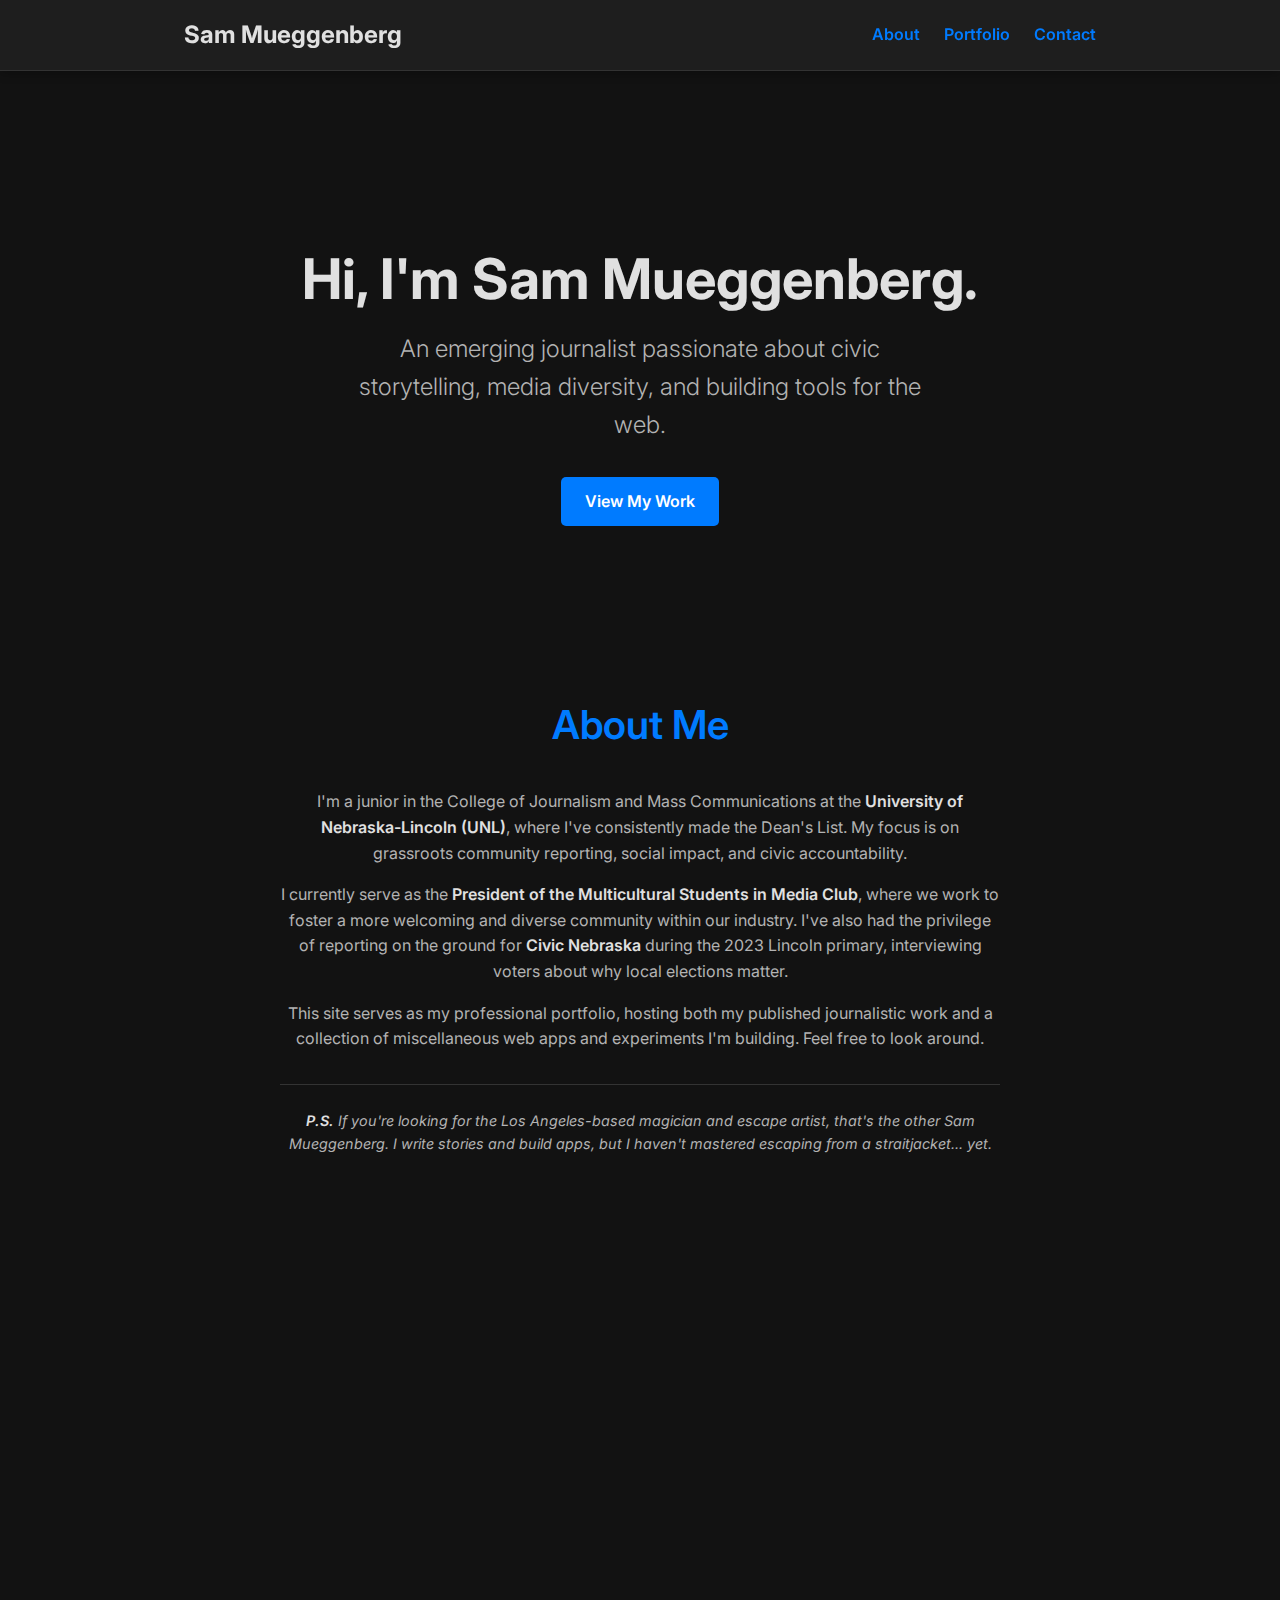
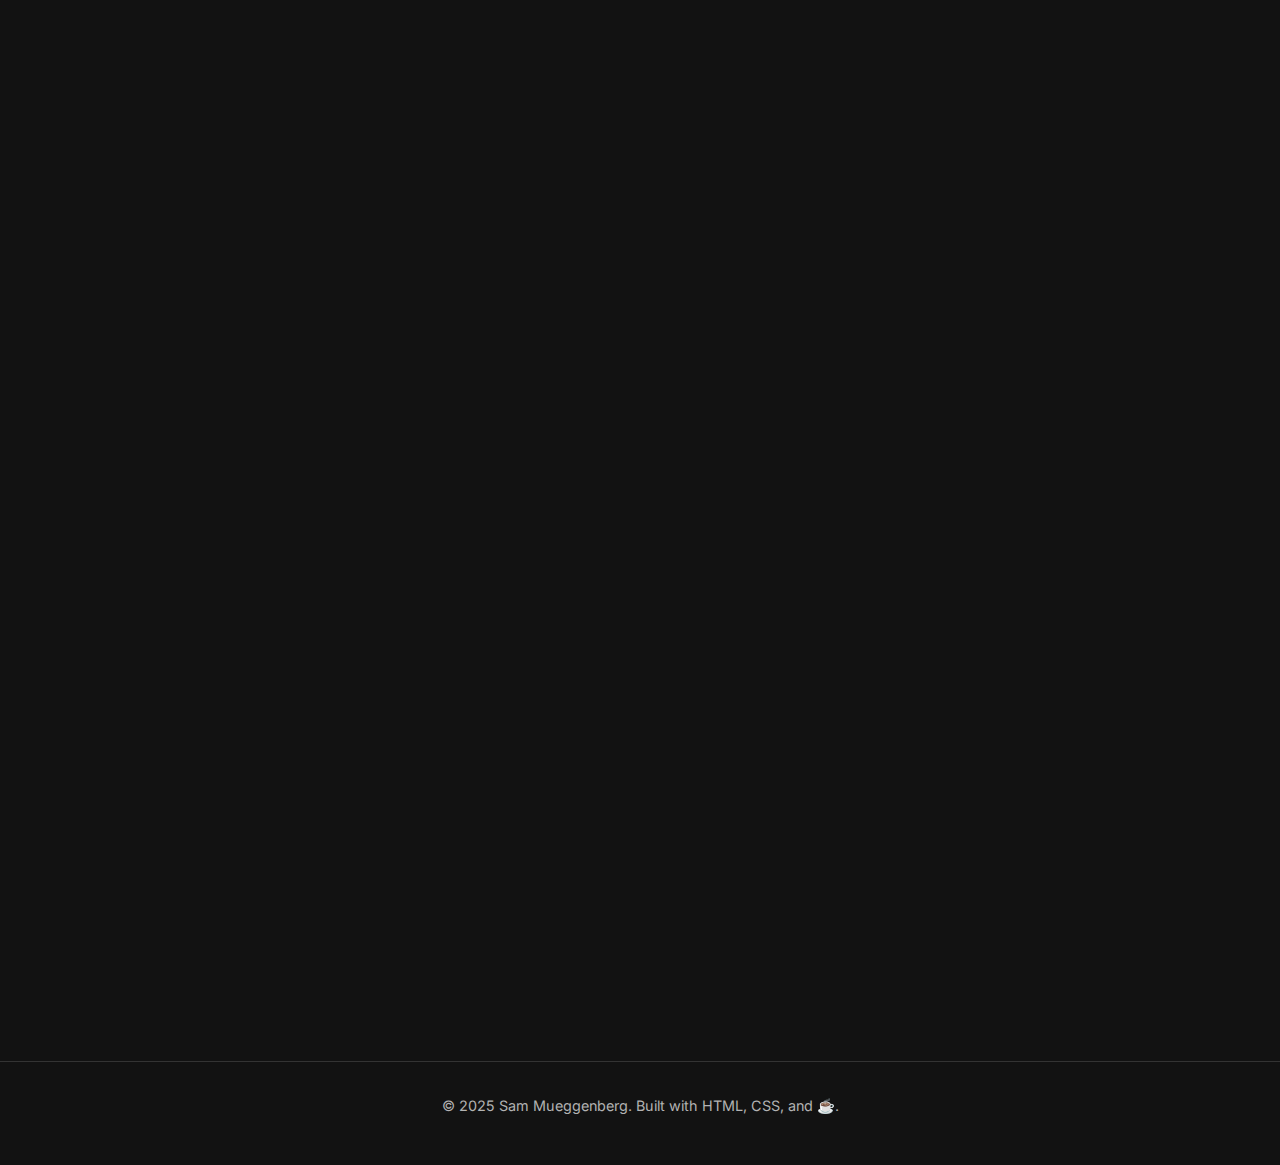
<file: index.html>
<!DOCTYPE html>
<html lang="en">
<head>
    <meta charset="UTF-8">
    <meta name="viewport" content="width=device-width, initial-scale=1.0">
    <title>Sam Mueggenberg - Journalist & Developer</title>
    
    <link rel="preconnect" href="https://fonts.googleapis.com">
    <link rel="preconnect" href="https://fonts.gstatic.com" crossorigin>
    <link href="https://fonts.googleapis.com/css2?family=Inter:wght@300;400;600;700&display=swap" rel="stylesheet">
    
    <link rel="stylesheet" href="https://cdnjs.cloudflare.com/ajax/libs/font-awesome/6.5.2/css/all.min.css">
    
    <link rel="stylesheet" href="style.css">
</head>
<body>

    <header>
        <nav class="container">
            <div class="logo">Sam Mueggenberg</div>
            <ul class="nav-links">
                <li><a href="#about">About</a></li>
                <li><a href="#portfolio">Portfolio</a></li>
                <li><a href="#contact">Contact</a></li>
            </ul>
        </nav>
    </header>

    <main>
        <section id="hero" class="container">
            <div class="hero-content">
                <h1 class="hero-title">Hi, I'm Sam Mueggenberg.</h1>
                <p class="hero-subtitle">An emerging journalist passionate about civic storytelling, media diversity, and building tools for the web.</p>
                <a href="#portfolio" class="cta-button">View My Work</a>
            </div>
        </section>

        <section id="about" class="container fade-in">
            <h2>About Me</h2>
            <p>I'm a junior in the College of Journalism and Mass Communications at the <strong>University of Nebraska-Lincoln (UNL)</strong>, where I've consistently made the Dean's List. My focus is on grassroots community reporting, social impact, and civic accountability.</p>
            <p>I currently serve as the <strong>President of the Multicultural Students in Media Club</strong>, where we work to foster a more welcoming and diverse community within our industry. I've also had the privilege of reporting on the ground for <strong>Civic Nebraska</strong> during the 2023 Lincoln primary, interviewing voters about why local elections matter.</p>
            <p>This site serves as my professional portfolio, hosting both my published journalistic work and a collection of miscellaneous web apps and experiments I'm building. Feel free to look around.</p>
            <p class="fun-fact"><strong>P.S.</strong> If you're looking for the Los Angeles-based magician and escape artist, that's the <em>other</em> Sam Mueggenberg. I write stories and build apps, but I haven't mastered escaping from a straitjacket... yet.</p>
        </section>

        <section id="portfolio" class="container fade-in">
            <h2>Portfolio & Projects</h2>
            
            <h3 class="projects-subheader">Featured Journalism</h3>
            <div class="project-grid">
                
                <div class="project-card">
                    <h3>Investigative Feature: Myocarditis in Student-Athletes</h3>
                    <p>An in-depth report on a former UNL athlete's diagnosis with myocarditis post-COVID-19, balancing a sensitive personal narrative with public health data.</p>
                    <a href="[..._URL_TO_ARTICLE_...]" class="project-link" target="_blank">
                        Read Story <i class="fa-solid fa-arrow-right"></i>
                    </a>
                </div>

                <div class="project-card">
                    <h3>Civic Reporting: 'Juneteenth is bigger than Black and White'</h3>
                    <p>A WJAG-AM feature exploring the cultural, historical, and civic importance of the Juneteenth holiday in Nebraska.</p>
                    <a href="[..._URL_TO_ARTICLE_...]" class="project-link" target="_blank">
                        Read Story <i class="fa-solid fa-arrow-right"></i>
                    </a>
                </div>

                <div class="project-card">
                    <h3>Community Profile: Bright Horizons</h3>
                    <p>A feature on the Bright Horizons organization, detailing their critical work to provide the first steps toward safety and stability for vulnerable populations.</p>
                    <a href="[..._URL_TO_ARTICLE_...]" class="project-link" target="_blank">
                        Read Story <i class="fa-solid fa-arrow-right"></i>
                    </a>
                </div>
                
                <div class="project-card">
                    <h3>Community Reporting: 'Public transportation is for everybody'</h3>
                    <p>A piece for the Norfolk Daily News examining the role and accessibility of public transportation in the community.</p>
                    <a href="[..._URL_TO_ARTICLE_...]" class="project-link" target="_blank">
                        Read Story <i class="fa-solid fa-arrow-right"></i>
                    </a>
                </div>

            </div>
            
            <h3 class="projects-subheader">Web Apps & Experiments</h3>
            <div class="project-grid">
                
                <div class="project-card">
                    <h3>[Your Web App Title]</h3>
                    <p>[A short description of your web app. What does it do? What problem does it solve? What tech did you use?]</p>
                    <a href="[..._URL_TO_APP_...]" class="project-link" target="_blank">
                        View App <i class="fa-solid fa-arrow-right"></i>
                    </a>
                </div>

                <div class="project-card">
                    <h3>[Another App Title]</h3>
                    <p>[A short description of your web app. What does it do? What problem does it solve? What tech did you use?]</p>
                    <a href="[..._URL_TO_APP_...]" class="project-link" target="_blank">
                        View App <i class="fa-solid fa-arrow-right"></i>
                    </a>
                </div>
                
                </div>
        </section>

        <section id="contact" class="container fade-in">
            <h2>Get In Touch</h2>
            <p>You can find me on these platforms or send me an email.</p>
            <div class="social-links">
                <a href="https://github.com/samthereporter/samthereporter.github.io" aria-label="GitHub" target="_blank" title="GitHub"><i class="fa-brands fa-github"></i></a>
                <a href="[..._YOUR_LINKEDIN_URL_...]" aria-label="LinkedIn" target="_blank" title="LinkedIn"><i class="fa-brands fa-linkedin"></i></a>
                <a href="[..._YOUR_MUCK_RACK_OR_PORTFOLIO_URL_...]" aria-label="Journalism Portfolio" target="_blank" title="Journalism Portfolio"><i class="fa-solid fa-newspaper"></i></a>
                <a href="mailto:[..._YOUR_EMAIL_...]" aria-label="Email" title="Email"><i class="fa-solid fa-envelope"></i></a>
            </div>
        </section>
    </main>

    <footer>
        <div class="container">
            <p>&copy; 2025 Sam Mueggenberg. Built with HTML, CSS, and ☕.</p>
        </div>
    </footer>

    <script src="script.js"></script>
</body>
</html>
</file>
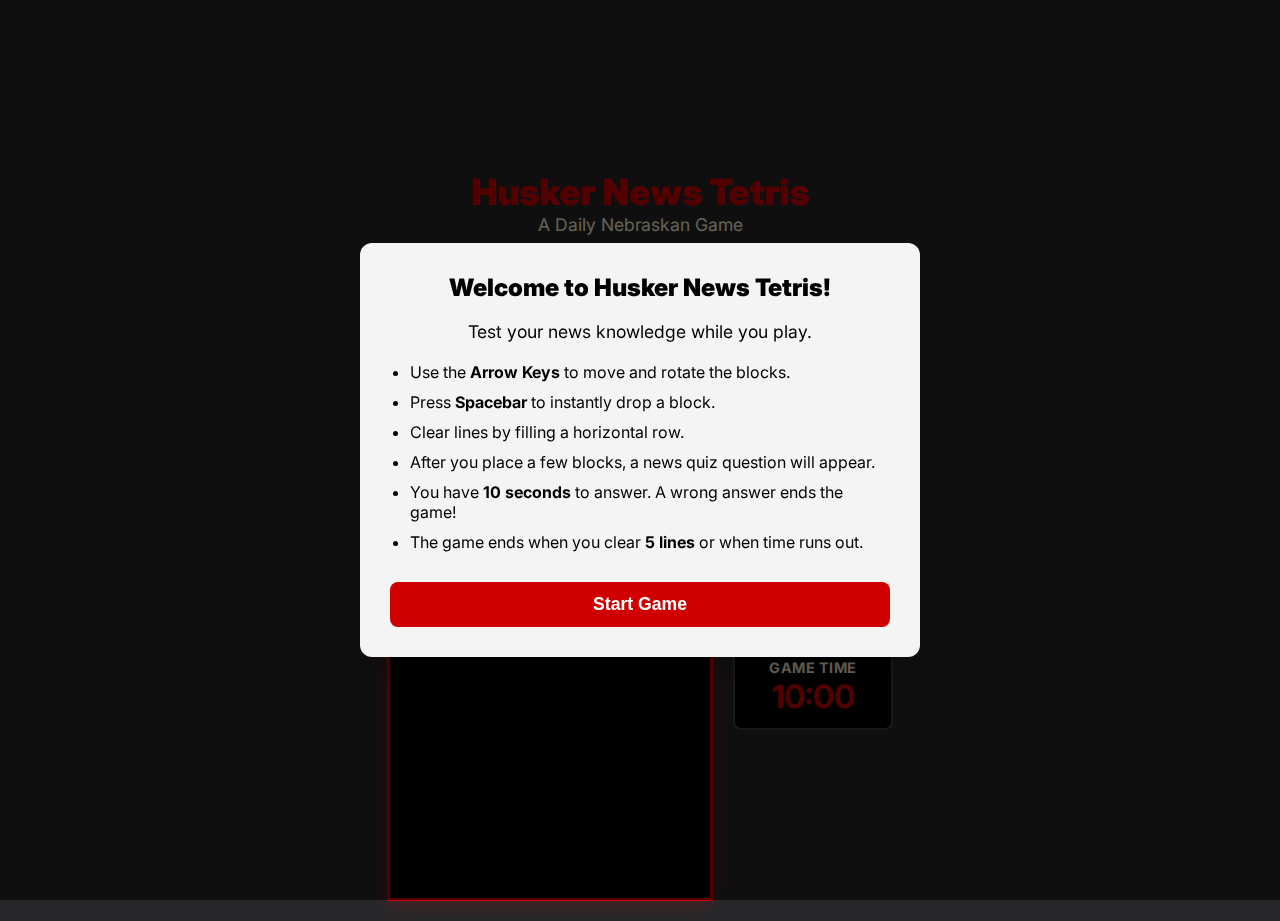
<file: DN-Tetris/index.html>
<!DOCTYPE html>
<html lang="en">
<head>
    <meta charset="UTF-8">
    <meta name="viewport" content="width=device-width, initial-scale=1.0">
    <title>Daily Nebraskan - Husker News Tetris</title>
    <link rel="preconnect" href="https://fonts.googleapis.com">
    <link rel="preconnect" href="https://fonts.gstatic.com" crossorigin>
    <link href="https://fonts.googleapis.com/css2?family=Inter:wght@400;700;900&display=swap" rel="stylesheet">
    <link rel="stylesheet" href="style.css">
</head>
<body>
    
    <!-- Canvas for the confetti effect. Sits on top of everything. -->
    <canvas id="confetti-canvas"></canvas>

    <div class="container">
        <header>
            <h1>Husker News Tetris</h1>
            <h2>A Daily Nebraskan Game</h2>
        </header>
        
        <main>
            <!-- Game board is now larger: 320x640 -->
            <canvas id="tetris" width="320" height="640"></canvas>
            
            <div id="info-panel">
                <h4>Next Piece</h4>
                <!-- Next piece canvas is also larger: 160x128 -->
                <canvas id="next-piece" width="160" height="128"></canvas>

                <div class="stat-card">
                    <h4>Score</h4>
                    <span id="score">0</span>
                </div>
                
                <div class="stat-card">
                    <h4>Lines</h4>
                    <span id="lines">0</span>
                </div>

                <div class="stat-card timer">
                    <h4>Game Time</h4>
                    <span id="game-timer">10:00</span>
                </div>
            </div>
        </main>
        
        <!-- "Go Big Red" is now a non-modal message below the game -->
        <h1 id="gbr-message" class="hidden">📣 GO BIG RED 📢</h1>
    </div>

    <!-- Modal for Instructions -->
    <div id="instructions-modal" class="modal">
        <div class="modal-content">
            <h2>Welcome to Husker News Tetris!</h2>
            <p>Test your news knowledge while you play.</p>
            <ul>
                <li>Use the <strong>Arrow Keys</strong> to move and rotate the blocks.</li>
                <li>Press <strong>Spacebar</strong> to instantly drop a block.</li>
                <li>Clear lines by filling a horizontal row.</li>
                <li>After you place a few blocks, a news quiz question will appear.</li>
                <li>You have <strong>10 seconds</strong> to answer. A wrong answer ends the game!</li>
                <li>The game ends when you clear <strong>5 lines</strong> or when time runs out.</li>
            </ul>
            <button id="start-button">Start Game</button>
        </div>
    </div>

    <!-- Modal for Quiz Questions -->
    <div id="quiz-modal" class="modal hidden">
        <div class="modal-content">
            <div id="question-timer-bar"></div>
            <h3 id="question-text">Question goes here...</h3>
            <div id="answer-options">
                <!-- Buttons will be generated by JavaScript -->
            </div>
        </div>
    </div>
    
    <!-- NOTE: The "Go Big Red" modal has been removed -->

    <!-- Modal for Game Over -->
    <div id="game-over-modal" class="modal hidden">
        <div class="modal-content">
            <h2 id="game-over-title">Game Over</h2>
            <p id="game-over-message">Your final score: <span id="final-score">0</span></p>
            <button id="restart-button">Play Again</button>
            <!-- New "Share" button -->
            <button id="share-button">Share Your Score</button>
        </div>
    </div>

    <!-- We're now on v8 to bust the cache -->
    <script src="script.js?v=8"></script> 
</body>
</html>
</file>
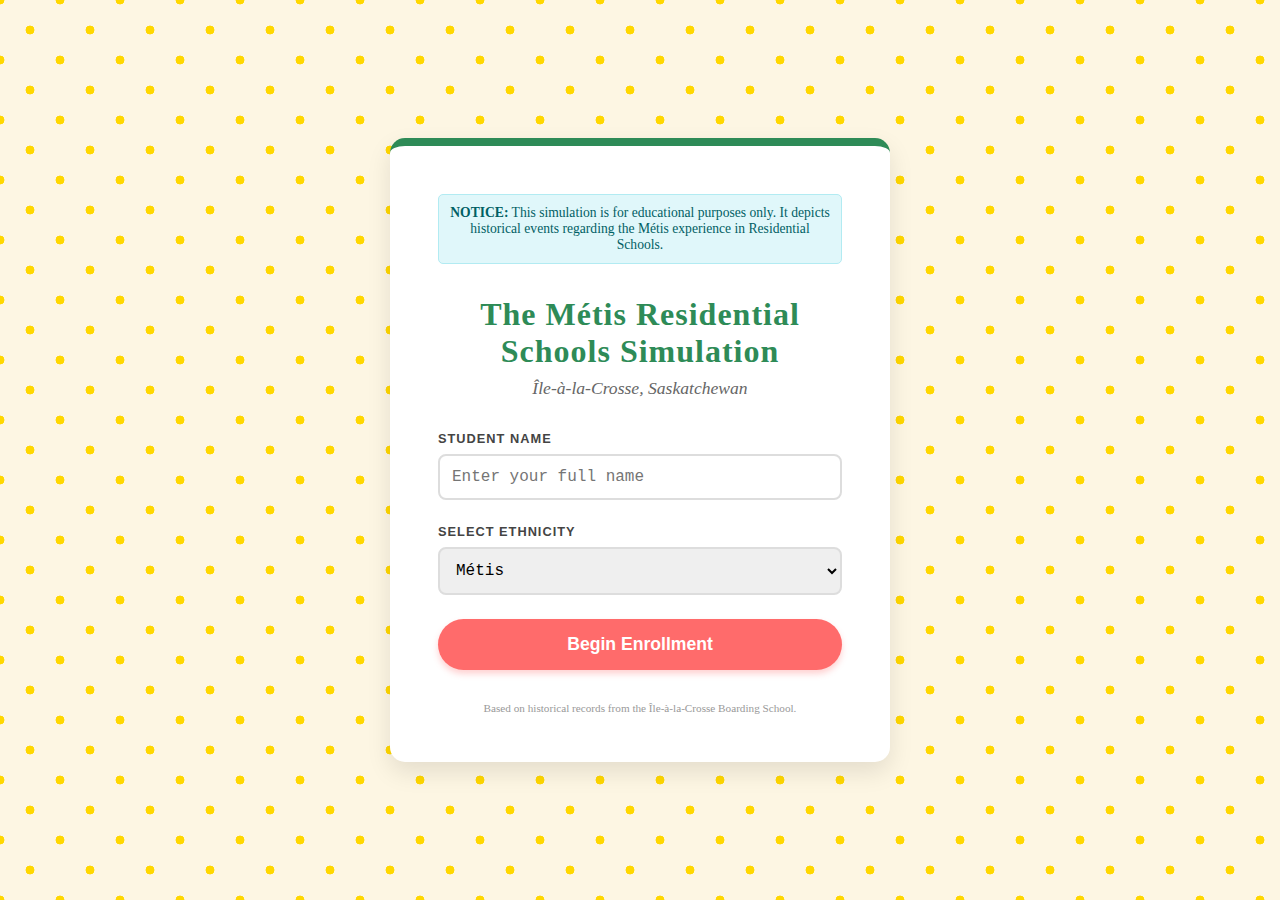
<file: Metis/index.html>
<!DOCTYPE html>
<html lang="en">
<head>
    <meta charset="UTF-8">
    <meta name="viewport" content="width=device-width, initial-scale=1.0">
    <title>The Metis Residential Schools Simulation</title>
    <style>
        /* RESET & BASE STYLES */
        * {
            box-sizing: border-box;
            margin: 0;
            padding: 0;
        }

        body {
            /* BRIGHT & FLAVORFUL: A sunny, welcoming background to contrast the dark content */
            background-color: #FDF6E3; /* Warm cream/yellow tone */
            background-image: radial-gradient(#FFD700 10%, transparent 11%), radial-gradient(#FFD700 10%, transparent 11%);
            background-size: 60px 60px;
            background-position: 0 0, 30px 30px;
            font-family: 'Georgia', serif; /* Slightly academic/formal but readable */
            height: 100vh;
            display: flex;
            justify-content: center;
            align-items: center;
            color: #333;
        }

        /* MAIN CONTAINER */
        .container {
            background: #FFFFFF;
            padding: 3rem;
            border-radius: 15px;
            box-shadow: 0 10px 25px rgba(0,0,0,0.1); /* Soft shadow for depth */
            text-align: center;
            max-width: 500px;
            width: 90%;
            border-top: 8px solid #2E8B57; /* "School Green" accent */
        }

        /* TYPOGRAPHY */
        h1 {
            color: #2E8B57;
            font-size: 2rem;
            margin-bottom: 0.5rem;
            letter-spacing: 1px;
        }

        .subtitle {
            font-size: 1.1rem;
            color: #666;
            margin-bottom: 2rem;
            font-style: italic;
        }

        .notice-box {
            background-color: #E0F7FA;
            border: 1px solid #B2EBF2;
            color: #006064;
            padding: 10px;
            font-size: 0.85rem;
            border-radius: 5px;
            margin-bottom: 2rem;
        }

        /* FORM ELEMENTS */
        .form-group {
            margin-bottom: 1.5rem;
            text-align: left;
        }

        label {
            display: block;
            margin-bottom: 0.5rem;
            font-weight: bold;
            color: #444;
            font-family: sans-serif;
            text-transform: uppercase;
            font-size: 0.8rem;
            letter-spacing: 1px;
        }

        input[type="text"], select {
            width: 100%;
            padding: 12px;
            border: 2px solid #ddd;
            border-radius: 8px;
            font-size: 1rem;
            font-family: 'Courier New', monospace; /* Typewriter feel for the input */
            transition: border-color 0.3s;
        }

        input[type="text"]:focus, select:focus {
            outline: none;
            border-color: #2E8B57;
        }

        /* THE SUBMIT BUTTON */
        button {
            background-color: #FF6B6B; /* Bright Coral/Red for action */
            color: white;
            border: none;
            padding: 15px 30px;
            font-size: 1.1rem;
            font-weight: bold;
            border-radius: 50px; /* Pill shape */
            cursor: pointer;
            transition: transform 0.2s, background-color 0.2s;
            width: 100%;
            box-shadow: 0 4px 6px rgba(255, 107, 107, 0.3);
        }

        button:hover {
            background-color: #EE5253;
            transform: translateY(-2px);
        }

        /* FOOTER */
        .footer {
            margin-top: 2rem;
            font-size: 0.7rem;
            color: #999;
        }
    </style>
</head>
<body>

    <div class="container">
        <div class="notice-box">
            <strong>NOTICE:</strong> This simulation is for educational purposes only. It depicts historical events regarding the Métis experience in Residential Schools.
        </div>

        <h1>The Métis Residential<br>Schools Simulation</h1>
        <p class="subtitle">Île-à-la-Crosse, Saskatchewan</p>

        <form id="startForm">
            <div class="form-group">
                <label for="studentName">Student Name</label>
                <input type="text" id="studentName" placeholder="Enter your full name" required autocomplete="off">
            </div>

            <div class="form-group">
                <label for="ethnicity">Select Ethnicity</label>
                <select id="ethnicity" required>
                    <option value="Metis">Métis</option>
                </select>
            </div>

            <button type="submit">Begin Enrollment</button>
        </form>

        <div class="footer">
            Based on historical records from the Île-à-la-Crosse Boarding School.
        </div>
    </div>

    <script>
        // Simple script to handle the start of the game
        document.getElementById('startForm').addEventListener('submit', function(e) {
            e.preventDefault();
            
            // Get the name
            const name = document.getElementById('studentName').value;
            
            // Save name to LocalStorage so we can use it in the next page
            localStorage.setItem('playerName', name);
            
            // For now, alert the user. 
            // LATER: We will change this line to redirect to the actual game page (e.g., window.location.href = 'game.html')
            alert("Welcome to the school, " + name + ". Your journey begins now.");
        });
    </script>

</body>
</html>
</file>
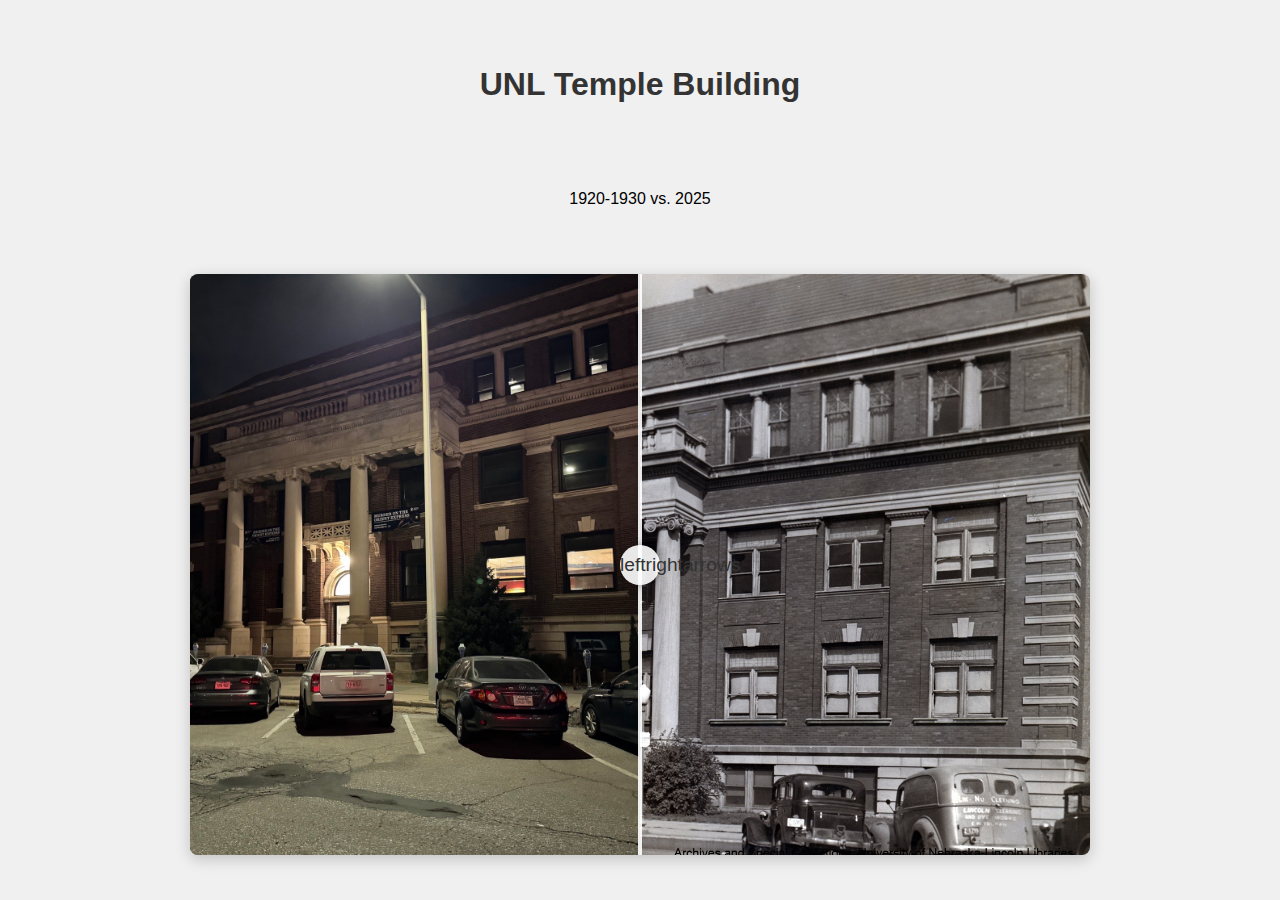
<file: Slider/index.html>
<!DOCTYPE html>
<html lang="en">
<head>
    <meta charset="UTF-8">
    <meta name="viewport" content="width=device-width, initial-scale=1.0">
    <title>UNL Temple Building: Then & Now</title>
    <style>
        /* Basic page styling */
        body {
            font-family: -apple-system, BlinkMacSystemFont, "Segoe UI", Roboto, Helvetica, Arial, sans-serif;
            background-color: #f0f0f0;
            display: grid;
            place-items: center;
            min-height: 100vh;
            margin: 0;
            padding: 20px;
            box-sizing: border-box;
        }

        h1 {
            color: #333;
            text-align: center;
        }

        /* The main comparison container */
        .comparison-container {
            position: relative; /* Establishes a positioning context for children */
            width: 90vw;
            max-width: 900px;
            overflow: hidden; /* Clips the images */
            border-radius: 8px;
            box-shadow: 0 4px 15px rgba(0,0,0,0.2);
            
            /* Set aspect ratio based on the original image to prevent layout shift */
            /* You might need to adjust this if your images have a different ratio */
            aspect-ratio: 1000 / 646; 
        }

        /* Container for the "top" image (modern photo) */
        .image-top {
            position: absolute;
            top: 0;
            left: 0;
            height: 100%;
            width: 50%; /* Initial position - 50% visible */
            overflow: hidden; /* The magic: clips the image inside */
            z-index: 2;
        }

        /* Container for the "bottom" image (historical photo) */
        .image-bottom {
            position: absolute;
            top: 0;
            left: 0;
            height: 100%;
            width: 100%;
            z-index: 1;
        }

        /* Styling for BOTH images */
        .comparison-container img {
            display: block;
            width: 100%;
            height: 100%;
            
            /* * 'object-fit: cover' forces the image to fill the container,
             * cropping if necessary. This is key to making sure both
             * images align, even if their aspect ratios are slightly different.
            */
            object-fit: cover;
            object-position: center; 
            
            /* Prevents users from dragging the image itself */
            user-select: none;
            pointer-events: none;
        }

        /* The slider handle (the vertical line) */
        .slider-handle {
            position: absolute;
            top: 0;
            bottom: 0;
            left: 50%; /* Initial position */
            width: 4px;
            background-color: rgba(255, 255, 255, 0.9);
            cursor: ew-resize; /* East-West resize cursor */
            z-index: 3;
            
            /* Center the 4px line on the 50% mark */
            transform: translateX(-50%); 
        }

        /* The circular grabber icon on the handle */
        .slider-handle::after {
            content: 'leftrightarrows';
            position: absolute;
            top: 50%;
            left: 50%;
            transform: translate(-50%, -50%);
            background-color: rgba(255, 255, 255, 0.9);
            color: #333;
            border-radius: 50%;
            width: 40px;
            height: 40px;
            display: grid;
            place-items: center;
            font-size: 1.2rem;
            box-shadow: 0 0 10px rgba(0,0,0,0.4);
        }
    </style>
</head>
<body>

    <h1>UNL Temple Building</h1>
    <p>1920-1930 vs. 2025</p>

    <div class="comparison-container" id="comparison-container">
        
        <div class="image-bottom">
            <img src="58.jpg" alt="Temple Building 1920-1930">
        </div>
        
        <div class="image-top" id="image-top">
            <img src="IMG_6357.jpeg" alt="Temple Building 2025">
        </div>
        
        <div class="slider-handle" id="slider-handle"></div>

    </div>

    <script>
        // Get references to the HTML elements
        const container = document.getElementById('comparison-container');
        const topImageContainer = document.getElementById('image-top');
        const sliderHandle = document.getElementById('slider-handle');

        let isDragging = false;

        // --- Mouse Events ---

        // Start dragging
        sliderHandle.addEventListener('mousedown', (e) => {
            isDragging = true;
            // Prevent text selection during drag
            e.preventDefault(); 
        });

        // Stop dragging
        window.addEventListener('mouseup', () => {
            isDragging = false;
        });

        // Handle dragging
        window.addEventListener('mousemove', (e) => {
            if (!isDragging) {
                return; // Do nothing if not dragging
            }
            
            // Get the position of the mouse relative to the container
            let rect = container.getBoundingClientRect();
            let x = e.clientX - rect.left;

            // Constrain the slider to stay within the container
            if (x < 0) x = 0;
            if (x > rect.width) x = rect.width;

            // Calculate the percentage
            let percent = (x / rect.width) * 100;

            // Update the CSS
            sliderHandle.style.left = percent + '%';
            topImageContainer.style.width = percent + '%';
        });


        // --- Touch Events (for Mobile) ---

        // Start dragging
        sliderHandle.addEventListener('touchstart', (e) => {
            isDragging = true;
            // Prevent screen scrolling
            e.preventDefault(); 
        });

        // Stop dragging
        window.addEventListener('touchend', () => {
            isDragging = false;
        });

        // Handle dragging
        window.addEventListener('touchmove', (e) => {
            if (!isDragging) {
                return; // Do nothing if not dragging
            }

            let rect = container.getBoundingClientRect();
            // Get the position of the *first* touch
            let x = e.touches[0].clientX - rect.left;

            // Constrain the slider
            if (x < 0) x = 0;
            if (x > rect.width) x = rect.width;

            // Calculate the percentage
            let percent = (x / rect.width) * 100;

            // Update the CSS
            sliderHandle.style.left = percent + '%';
            topImageContainer.style.width = percent + '%';
        });

    </script>

</body>
</html>
</file>
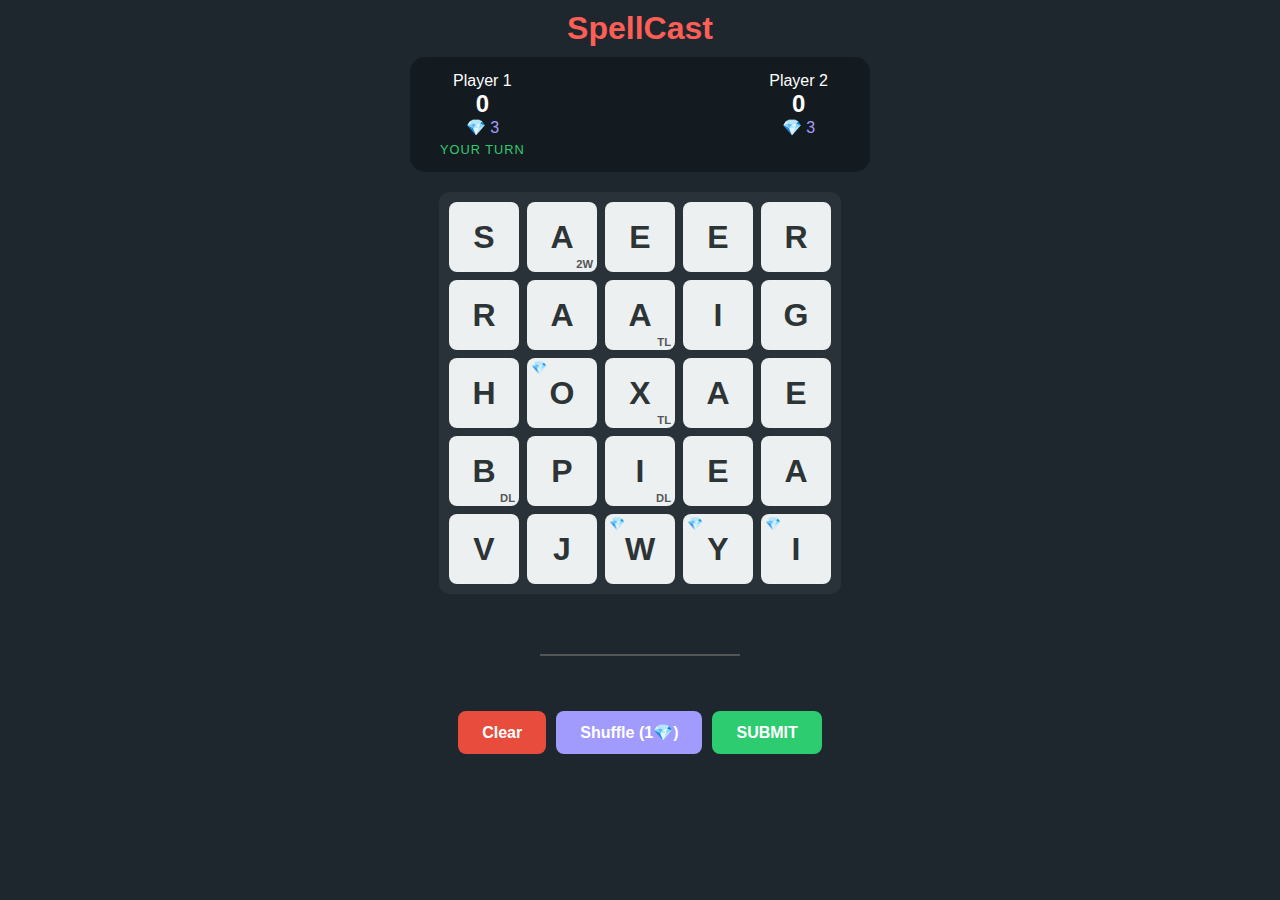
<file: Spell/index.html>
<!DOCTYPE html>
<html lang="en">
<head>
    <meta charset="UTF-8">
    <title>SpellCast (Standalone)</title>
    <style>
        :root { --bg: #1e272e; --tile: #ecf0f1; --accent: #ff5e57; --gem: #a29bfe; --selected: #f1c40f; }
        body { font-family: 'Segoe UI', Tahoma, Geneva, Verdana, sans-serif; background: var(--bg); color: white; display: flex; flex-direction: column; align-items: center; min-height: 100vh; margin: 0; }
        
        /* HEADER & HUD */
        h1 { margin: 10px 0; font-size: 2rem; color: var(--accent); }
        #hud { display: flex; gap: 40px; background: rgba(0,0,0,0.3); padding: 15px 30px; border-radius: 15px; margin-bottom: 20px; width: 400px; justify-content: space-between; }
        .p-card { text-align: center; }
        .score { font-size: 1.5rem; font-weight: bold; display: block; }
        .gems { font-size: 1rem; color: var(--gem); }
        .turn-marker { font-size: 0.8rem; text-transform: uppercase; letter-spacing: 1px; margin-top: 5px; opacity: 0; transition: 0.3s; }
        .active .turn-marker { opacity: 1; color: #2ecc71; }

        /* GRID */
        #game-board { 
            display: grid; 
            grid-template-columns: repeat(5, 70px); 
            grid-template-rows: repeat(5, 70px); 
            gap: 8px; 
            padding: 10px;
            background: rgba(255,255,255,0.05);
            border-radius: 10px;
        }

        .tile {
            background: var(--tile);
            border-radius: 8px;
            display: flex; 
            justify-content: center; align-items: center;
            font-size: 2rem; font-weight: 800; color: #2d3436;
            cursor: pointer; position: relative;
            transition: transform 0.1s, background 0.2s;
            user-select: none;
        }
        .tile:hover { transform: scale(1.05); }
        .tile.selected { background: var(--selected); transform: scale(0.95); box-shadow: inset 0 0 10px rgba(0,0,0,0.2); }
        .tile.used { background: #95a5a6; color: #7f8c8d; cursor: default; }

        /* BADGES (Multipliers & Gems) */
        .badge { position: absolute; font-size: 0.7rem; font-weight: bold; bottom: 2px; right: 4px; color: #555; }
        .gem-marker { position: absolute; top: 2px; left: 4px; font-size: 0.8rem; }
        
        /* CONTROLS */
        #word-display { height: 40px; margin: 20px 0; font-size: 2rem; letter-spacing: 3px; border-bottom: 2px solid #555; min-width: 200px; text-align: center; }
        #controls { display: flex; gap: 10px; }
        button { padding: 12px 24px; font-size: 1rem; border: none; border-radius: 8px; cursor: pointer; font-weight: bold; transition: 0.2s; }
        .btn-submit { background: #2ecc71; color: white; }
        .btn-submit:hover { background: #27ae60; }
        .btn-clear { background: #e74c3c; color: white; }
        .btn-shuffle { background: var(--gem); color: white; }
        
        #message { margin-top: 15px; height: 20px; color: #f39c12; font-weight: bold; }
    </style>
</head>
<body>

    <h1>SpellCast</h1>

    <div id="hud">
        <div class="p-card" id="p1-card">
            <span>Player 1</span>
            <span class="score" id="p1-score">0</span>
            <span class="gems">💎 <span id="p1-gems">3</span></span>
            <div class="turn-marker">YOUR TURN</div>
        </div>
        <div class="p-card" id="p2-card">
            <span>Player 2</span>
            <span class="score" id="p2-score">0</span>
            <span class="gems">💎 <span id="p2-gems">3</span></span>
            <div class="turn-marker">THINKING...</div>
        </div>
    </div>

    <div id="game-board"></div>

    <div id="word-display"></div>
    <div id="message"></div>

    <div id="controls">
        <button class="btn-clear" onclick="clearSelection()">Clear</button>
        <button class="btn-shuffle" onclick="shuffleBoard()">Shuffle (1💎)</button>
        <button class="btn-submit" onclick="submitWord()">SUBMIT</button>
    </div>

<script>
    // --- CONFIGURATION ---
    const LETTER_POOL = "AAAAAAAAABBCCDDDDEEEEEEEEEEEEFFGGGHHIIIIIIIIIJKLLLLMMNNNNNNOOOOOOOOPPQRRRRRRSSSSTTTTTTUUUUVVWWXYYZ";
    const SCORES = { A:1, E:1, I:1, O:1, N:2, R:2, S:2, T:2, D:3, G:3, L:3, B:4, H:4, P:4, M:4, U:4, Y:4, C:5, F:5, V:5, W:5, K:6, J:7, X:7, Q:8, Z:8 };
    
    // --- STATE ---
    let grid = []; // 5x5 array of objects { letter, mult, hasGem }
    let selectedPath = []; // Array of {r, c}
    let p1 = { score: 0, gems: 3 };
    let p2 = { score: 0, gems: 3 };
    let turn = 1; // 1 or 2

    // --- INIT ---
    function initGame() {
        generateGrid();
        renderBoard();
        updateHUD();
    }

    function generateGrid() {
        grid = [];
        let pool = LETTER_POOL.split('');
        
        // 1. Create Grid
        for(let r=0; r<5; r++) {
            let row = [];
            for(let c=0; c<5; c++) {
                const randIndex = Math.floor(Math.random() * pool.length);
                row.push({ 
                    letter: pool[randIndex], 
                    mult: null, 
                    hasGem: false 
                });
            }
            grid.push(row);
        }

        // 2. Add Multipliers (Random positions)
        const coords = [];
        for(let r=0; r<5; r++) for(let c=0; c<5; c++) coords.push({r,c});
        coords.sort(() => Math.random() - 0.5); // Shuffle

        grid[coords[0].r][coords[0].c].mult = "2W";
        grid[coords[1].r][coords[1].c].mult = "TL";
        grid[coords[2].r][coords[2].c].mult = "TL";
        grid[coords[3].r][coords[3].c].mult = "DL";
        grid[coords[4].r][coords[4].c].mult = "DL";
        
        // 3. Add Gems
        for(let i=5; i<9; i++) grid[coords[i].r][coords[i].c].hasGem = true;
    }

    // --- RENDER ---
    function renderBoard() {
        const board = document.getElementById('game-board');
        board.innerHTML = '';
        grid.forEach((row, r) => {
            row.forEach((cell, c) => {
                const el = document.createElement('div');
                el.className = 'tile';
                el.innerText = cell.letter;
                
                if (cell.mult) el.innerHTML += `<span class='badge'>${cell.mult}</span>`;
                if (cell.hasGem) el.innerHTML += `<span class='gem-marker'>💎</span>`;
                
                // Check if selected
                if (selectedPath.some(p => p.r === r && p.c === c)) el.classList.add('selected');

                el.onclick = () => handleInput(r, c);
                board.appendChild(el);
            });
        });
    }

    function updateHUD() {
        document.getElementById('p1-score').innerText = p1.score;
        document.getElementById('p1-gems').innerText = p1.gems;
        document.getElementById('p2-score').innerText = p2.score;
        document.getElementById('p2-gems').innerText = p2.gems;
        
        document.getElementById('p1-card').className = turn === 1 ? "p-card active" : "p-card";
        document.getElementById('p2-card').className = turn === 2 ? "p-card active" : "p-card";
    }

    // --- INTERACTION ---
    function handleInput(r, c) {
        // Validation: Undo if clicking last tile
        const last = selectedPath[selectedPath.length-1];
        if (last && last.r === r && last.c === c) {
            selectedPath.pop();
            renderBoard();
            updatePreview();
            return;
        }

        // Validation: Adjacency & Uniqueness
        if (selectedPath.some(p => p.r === r && p.c === c)) return; // Already used
        if (last) {
            if (Math.abs(last.r - r) > 1 || Math.abs(last.c - c) > 1) return; // Not adjacent
        }

        selectedPath.push({r, c});
        renderBoard();
        updatePreview();
    }

    function updatePreview() {
        const word = selectedPath.map(p => grid[p.r][p.c].letter).join('');
        document.getElementById('word-display').innerText = word;
    }

    function clearSelection() {
        selectedPath = [];
        renderBoard();
        updatePreview();
        document.getElementById('message').innerText = "";
    }

    function shuffleBoard() {
        let player = turn === 1 ? p1 : p2;
        if (player.gems < 1) {
            showMessage("Not enough gems!");
            return;
        }
        player.gems--;
        
        // Shuffle letters only (keep mults/gems in place)
        let flat = [];
        grid.forEach(row => row.forEach(c => flat.push(c.letter)));
        flat.sort(() => Math.random() - 0.5);
        
        let i = 0;
        grid.forEach(row => row.forEach(c => { c.letter = flat[i++]; }));
        
        clearSelection();
        renderBoard();
        updateHUD();
        showMessage("Board Shuffled!");
    }

    function submitWord() {
        if (selectedPath.length < 2) return;
        
        // Calculate Score
        let wordScore = 0;
        let wordMult = 1;
        let gemsEarned = 0;

        selectedPath.forEach(p => {
            let cell = grid[p.r][p.c];
            let val = SCORES[cell.letter];
            
            if (cell.mult === 'DL') val *= 2;
            if (cell.mult === 'TL') val *= 3;
            if (cell.mult === '2W') wordMult *= 2;
            if (cell.hasGem) gemsEarned++;
            
            wordScore += val;
        });

        if (selectedPath.length >= 6) wordScore += 10;
        let total = wordScore * wordMult;

        // Apply to Player
        let player = turn === 1 ? p1 : p2;
        player.score += total;
        player.gems += gemsEarned;

        showMessage(`Played for ${total} pts!`);
        
        // Reset & Switch Turn
        selectedPath = [];
        turn = turn === 1 ? 2 : 1;
        
        renderBoard();
        updateHUD();
    }

    function showMessage(msg) {
        document.getElementById('message').innerText = msg;
        setTimeout(() => document.getElementById('message').innerText = "", 2000);
    }

    // Start
    initGame();

</script>
</body>
</html>
</file>
<file: style.css>
/* --- CSS Variables (Your Color Palette) --- */
:root {
    --bg-color: #121212;
    --card-bg: #1e1e1e;
    --primary-text: #e0e0e0;
    --secondary-text: #b3b3b3;
    --accent-color: #007bff; /* A bright accent */
    --accent-hover: #0056b3;
    --border-color: #333;
    --shadow-color: rgba(0, 0, 0, 0.3);
}

/* --- Global Reset & Base Styles --- */
* {
    margin: 0;
    padding: 0;
    box-sizing: border-box;
}

html {
    scroll-behavior: smooth;
}

body {
    font-family: 'Inter', sans-serif;
    background-color: var(--bg-color);
    color: var(--primary-text);
    line-height: 1.6;
}

.container {
    max-width: 960px;
    margin: 0 auto;
    padding: 0 1.5rem;
}

section {
    padding: 4rem 0;
}

h1, h2, h3 {
    margin-bottom: 1rem;
    font-weight: 600;
    line-height: 1.2;
}

h2 {
    font-size: 2.5rem;
    text-align: center;
    margin-bottom: 2.5rem;
    color: var(--accent-color);
}

p {
    margin-bottom: 1rem;
    color: var(--secondary-text);
}

a {
    color: var(--accent-color);
    text-decoration: none;
    transition: color 0.3s ease;
}

a:hover {
    color: var(--accent-hover);
}

strong {
    color: var(--primary-text);
    font-weight: 600;
}

/* --- Header & Navigation --- */
header {
    background-color: var(--card-bg);
    border-bottom: 1px solid var(--border-color);
    padding: 1rem 0;
    position: sticky;
    top: 0;
    z-index: 100;
    box-shadow: 0 2px 10px var(--shadow-color);
}

header .container {
    display: flex;
    justify-content: space-between;
    align-items: center;
}

.logo {
    font-size: 1.5rem;
    font-weight: 700;
    color: var(--primary-text);
}

.nav-links {
    list-style: none;
    display: flex;
}

.nav-links li {
    margin-left: 1.5rem;
}

.nav-links a {
    font-weight: 600;
    font-size: 1rem;
}

/* --- Hero Section --- */
#hero {
    display: flex;
    align-items: center;
    justify-content: center;
    text-align: center;
    min-height: 70vh;
    padding: 6rem 0;
}

.hero-title {
    font-size: 3.5rem;
    font-weight: 700;
    margin-bottom: 1rem;
}

.hero-subtitle {
    font-size: 1.5rem;
    color: var(--secondary-text);
    margin-bottom: 2rem;
    font-weight: 300;
    max-width: 600px;
    margin-left: auto;
    margin-right: auto;
}

.cta-button {
    display: inline-block;
    background-color: var(--accent-color);
    color: #fff;
    padding: 0.75rem 1.5rem;
    border-radius: 5px;
    font-weight: 600;
    font-size: 1rem;
    transition: background-color 0.3s ease, transform 0.3s ease;
}

.cta-button:hover {
    background-color: var(--accent-hover);
    color: #fff;
    transform: translateY(-3px);
}

/* --- About Section --- */
#about {
    max-width: 768px;
    text-align: center;
}

.fun-fact {
    font-size: 0.9rem;
    font-style: italic;
    color: var(--secondary-text);
    border-top: 1px solid var(--border-color);
    padding-top: 1.5rem;
    margin-top: 2rem;
}

/* --- Portfolio/Projects Section --- */
.projects-subheader {
    font-size: 1.8rem;
    color: var(--primary-text);
    text-align: left;
    margin-top: 2.5rem;
    margin-bottom: 1.5rem;
    border-bottom: 2px solid var(--border-color);
    padding-bottom: 0.5rem;
}

.project-grid {
    display: grid;
    grid-template-columns: repeat(auto-fit, minmax(280px, 1fr));
    gap: 1.5rem;
}

.project-card {
    background-color: var(--card-bg);
    border: 1px solid var(--border-color);
    border-radius: 8px;
    padding: 1.5rem;
    box-shadow: 0 4px 8px var(--shadow-color);
    transition: transform 0.3s ease, box-shadow 0.3s ease;
    display: flex;
    flex-direction: column;
}

.project-card:hover {
    transform: translateY(-5px);
    box-shadow: 0 8px 16px var(--shadow-color);
}

.project-card h3 {
    font-size: 1.5rem;
    color: var(--primary-text);
}

.project-card p {
    flex-grow: 1; /* Makes card descriptions equal height */
}

.project-link {
    display: inline-block;
    margin-top: 1rem;
    font-weight: 600;
}

.project-link i {
    margin-left: 0.25rem;
    transition: transform 0.3s ease;
}

.project-link:hover i {
    transform: translateX(5px);
}

/* --- Contact Section --- */
#contact {
    text-align: center;
}

.social-links {
    display: flex;
    justify-content: center;
    gap: 2rem;
    margin-top: 2rem;
}

.social-links a {
    font-size: 2.5rem;
    color: var(--secondary-text);
    transition: color 0.3s ease, transform 0.3s ease;
}

.social-links a:hover {
    color: var(--accent-color);
    transform: scale(1.1);
}

/* --- Footer --- */
footer {
    text-align: center;
    padding: 2rem 0;
    margin-top: 2rem;
    border-top: 1px solid var(--border-color);
    color: var(--secondary-text);
    font-size: 0.9rem;
}

/* --- Animations --- */
.fade-in {
    opacity: 0;
    transform: translateY(20px);
    transition: opacity 0.6s ease-out, transform 0.6s ease-out;
}

.fade-in.is-visible {
    opacity: 1;
    transform: translateY(0);
}

/* --- Responsive Design --- */
@media (max-width: 768px) {
    .hero-title {
        font-size: 2.8rem;
    }
    .hero-subtitle {
        font-size: 1.25rem;
    }
    h2 {
        font-size: 2rem;
    }
    /* Simple mobile solution: hide text links, keep logo */
    .nav-links {
        display: none; 
    }
}
</file>
<file: DN-Tetris/style.css>
:root {
    --scarlet: #D00000;
    --cream: #FDF2D9;
    --black: #000000;
    --grey: #4d4f53;
    --white: #FFFFFF;
    --light-grey: #f4f4f5; /* For modal background */
    --dark-grey: #27272a;  /* For game background */
    --border-grey: #3f3f46;
}

body {
    font-family: 'Inter', sans-serif;
    background-color: var(--dark-grey);
    color: var(--white);
    display: flex;
    flex-direction: column;
    align-items: center;
    justify-content: center;
    min-height: 100vh;
    margin: 0;
    padding: 20px;
    box-sizing: border-box;
}

.container {
    width: 100%;
    max-width: 800px;
    display: flex;
    flex-direction: column;
    align-items: center;
}

header {
    text-align: center;
    margin-bottom: 20px;
}

header h1 {
    font-weight: 900;
    font-size: 2.25em;
    margin: 0;
    color: var(--scarlet);
}

header h2 {
    margin: 0;
    font-weight: 400;
    font-size: 1.1em;
    color: var(--cream);
}

main {
    display: flex;
    flex-direction: row;
    gap: 20px;
    align-items: flex-start;
    justify-content: center;
    width: 100%;
}

canvas#tetris {
    border: 3px solid var(--scarlet);
    background-color: var(--black);
    box-shadow: 0 0 20px rgba(208, 0, 0, 0.3);
}

#info-panel {
    display: flex;
    flex-direction: column;
    gap: 15px;
    width: 160px;
    flex-shrink: 0;
}

#info-panel h4 {
    margin: 0 0 5px 0;
    font-weight: 700;
    font-size: 0.9em;
    color: var(--cream);
    text-transform: uppercase;
    letter-spacing: 0.5px;
}

canvas#next-piece {
    background-color: var(--black);
    border-radius: 8px;
    border: 2px solid var(--border-grey);
    width: 100%;
    box-sizing: border-box;
}

.stat-card {
    background-color: var(--black);
    border: 2px solid var(--border-grey);
    border-radius: 8px;
    padding: 15px;
    text-align: center;
    width: 100%;
    box-sizing: border-box;
}

.stat-card span {
    font-size: 2em;
    font-weight: 700;
    color: var(--white);
    line-height: 1;
}

.stat-card.timer span {
    color: var(--scarlet);
}

/* --- Modals --- */

@keyframes fadeIn {
    from { opacity: 0; transform: scale(0.95); }
    to { opacity: 1; transform: scale(1); }
}

.modal {
    position: fixed;
    top: 0;
    left: 0;
    width: 100%;
    height: 100%;
    background-color: rgba(0, 0, 0, 0.6);
    display: flex;
    align-items: center;
    justify-content: center;
    z-index: 100;
}

.modal-content {
    background-color: var(--light-grey);
    color: var(--black);
    padding: 30px;
    border-radius: 12px;
    max-width: 500px;
    text-align: left;
    box-shadow: 0 10px 25px rgba(0,0,0,0.2);
    animation: fadeIn 0.2s ease-out;
}

.modal-content h2 {
    margin-top: 0;
    font-weight: 900;
    text-align: center;
}
.modal-content p {
    text-align: center;
    font-size: 1.1em;
    margin-bottom: 20px;
}
.modal-content ul {
    margin: 20px 0;
    padding-left: 20px;
}
.modal-content li {
    margin-bottom: 10px;
}
.modal-content ul ul {
    margin-top: 10px;
}
.modal-content button {
    background-color: var(--scarlet);
    color: var(--white);
    border: none;
    padding: 12px 25px;
    font-size: 1.1em;
    font-weight: 700;
    border-radius: 8px;
    cursor: pointer;
    transition: all 0.2s;
    width: 100%;
    margin-top: 10px;
}

.modal-content button:hover {
    background-color: #a00000;
    transform: translateY(-2px);
    box-shadow: 0 4px 10px rgba(208, 0, 0, 0.3);
}

.hidden {
    display: none;
}

#question-timer-bar {
    width: 100%;
    height: 10px;
    background-color: var(--scarlet);
    border-radius: 5px;
    margin-bottom: 20px;
    transition: width 0.05s linear; /* Smooth animation */
}

#answer-options {
    display: flex;
    flex-direction: column;
    gap: 10px;
    margin-top: 20px;
}

#answer-options button {
    background-color: var(--grey);
}
#answer-options button:hover {
    background-color: #666;
    transform: none;
    box-shadow: none;
}

.modal-content.gbr {
    background: transparent;
    box-shadow: none;
}

.modal-content.gbr h1 {
    font-size: 6vw;
    font-weight: 900;
    color: transparent;
    background-image: linear-gradient(180deg, var(--scarlet), var(--white));
    background-clip: text;
    -webkit-background-clip: text;
    text-shadow: 0 4px 10px rgba(0,0,0,0.5);
    -webkit-text-stroke: 1px var(--scarlet);
}

/* Responsive */
@media (max-width: 600px) {
    body {
        padding: 10px;
    }
    main {
        flex-direction: column;
        align-items: center;
    }
    #info-panel {
        flex-direction: row;
        width: 100%;
        max-width: 320px; /* Match game board width */
        flex-wrap: wrap;
        justify-content: center;
    }
    .stat-card {
        flex-grow: 1;
        min-width: 120px;
    }
    canvas#next-piece {
        width: 100px;
        height: 72px;
    }
    .modal-content {
        width: 90%;
    }
    .modal-content.gbr h1 {
        font-size: 12vw;
    }
}
</file>
